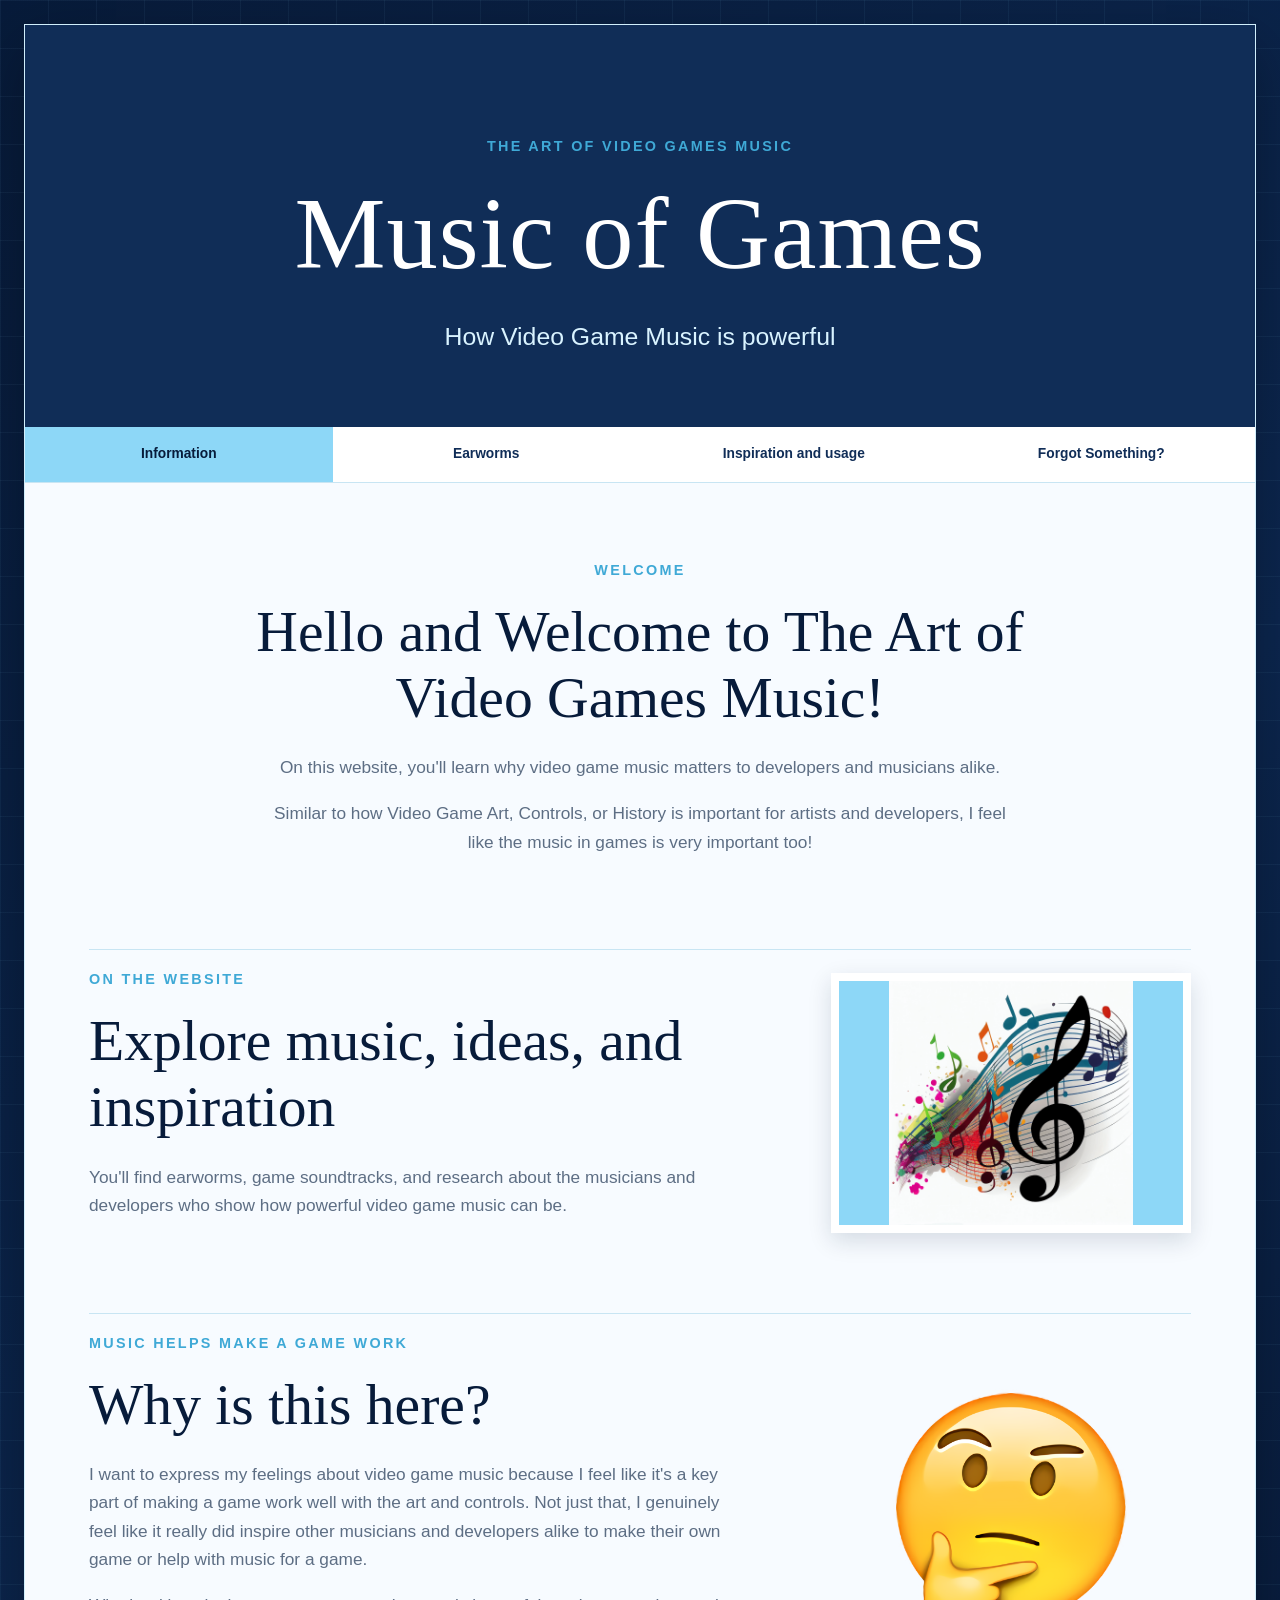
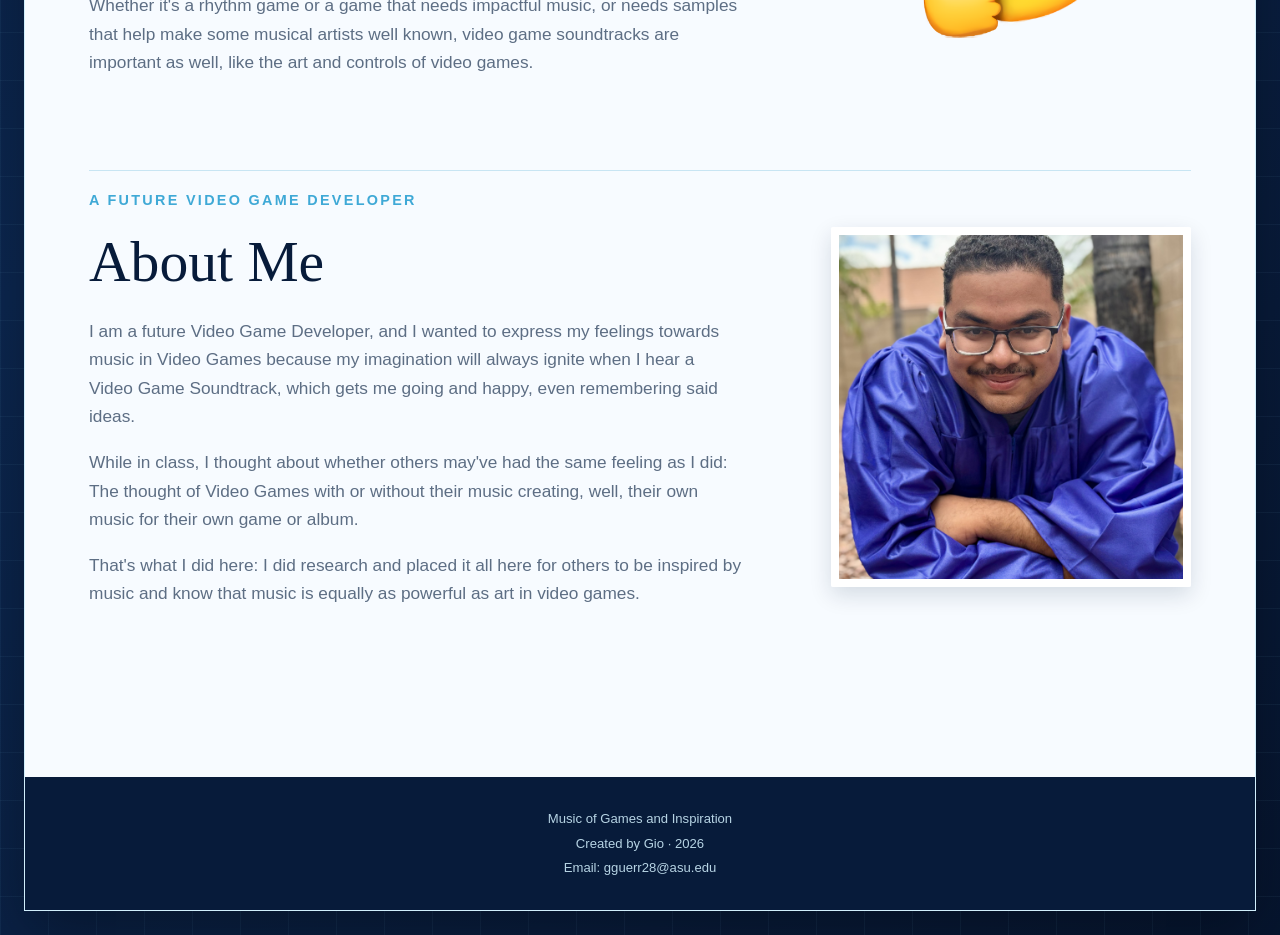
<file: index.html>
<!DOCTYPE html>
<html lang="en">
<head>
	<meta charset="UTF-8">
	<meta name="viewport" content="width=device-width, initial-scale=1.0">
	<title>Music of Games | How Video Game Music Inspires Others</title>
	<link rel="stylesheet" href="music.css">
</head>
<body>
	<div id="wrapper">
		<header>
			<p class="eyebrow">The Art of Video Games Music</p>
			<h1>Music of Games</h1>
			<p class="intro">How Video Game Music is powerful</p>
		</header>
		<nav>
			<ul>
				<li><a class="active" href="index.html">Information</a></li>
				<li><a href="earworm.html">Earworms</a></li>
				<li><a href="inspiration.html">Inspiration and usage</a></li>
				<li><a href="info.html">Forgot Something?</a></li>
			</ul>
		</nav>
		<main>
			<section class="about-section welcome-section">
				<div class="section-copy">
					<p class="section-label">Welcome</p>
					<h2>Hello and Welcome to The Art of Video Games Music!</h2>
					<p>On this website, you'll learn why video game music matters to developers and musicians alike.</p>
					<p>Similar to how Video Game Art, Controls, or History is important for artists and developers, I feel like the music in games is very important too!</p>
				</div>
			</section>
			<section class="about-section media-section">
				<div class="section-copy">
					<p class="section-label">On the website</p>
					<h2>Explore music, ideas, and inspiration</h2>
					<p>You'll find earworms, game soundtracks, and research about the musicians and developers who show how powerful video game music can be.</p>
				</div>
				<img class="section-image notes-image" src="Notes.png" alt="Music notes">
			</section>
			<section class="about-section media-section purpose-section">
				<div class="section-copy">
					<p class="section-label">Music helps make a game work</p>
					<h2>Why is this here?</h2>
					<p>I want to express my feelings about video game music because I feel like it's a key part of making a game work well with the art and controls. Not just that, I genuinely feel like it really did inspire other musicians and developers alike to make their own game or help with music for a game.</p>
					<p>Whether it's a rhythm game or a game that needs impactful music, or needs samples that help make some musical artists well known, video game soundtracks are important as well, like the art and controls of video games.</p>
				</div>
				<img class="section-image confused-image" src="Confused.png" alt="Confused face thinking about the role of music in games">
			</section>
			<section class="about-section media-section about-me-section">
				<div class="section-copy">
					<p class="section-label">A future video game developer</p>
					<h2>About Me</h2>
					<p>I am a future Video Game Developer, and I wanted to express my feelings towards music in Video Games because my imagination will always ignite when I hear a Video Game Soundtrack, which gets me going and happy, even remembering said ideas.</p>
					<p>While in class, I thought about whether others may've had the same feeling as I did: The thought of Video Games with or without their music creating, well, their own music for their own game or album.</p>
					<p>That's what I did here: I did research and placed it all here for others to be inspired by music and know that music is equally as powerful as art in video games.</p>
				</div>
				<img class="section-image gio-image" src="Gio.jpg" alt="Portrait of Me">
			</section>
		</main>
		<footer>
			<p>Music of Games and Inspiration</p>
			<p>Created by Gio &middot; 2026</p>
            <p>Email: gguerr28@asu.edu</p>
		</footer>
	</div>
</body>
</html>
</file>
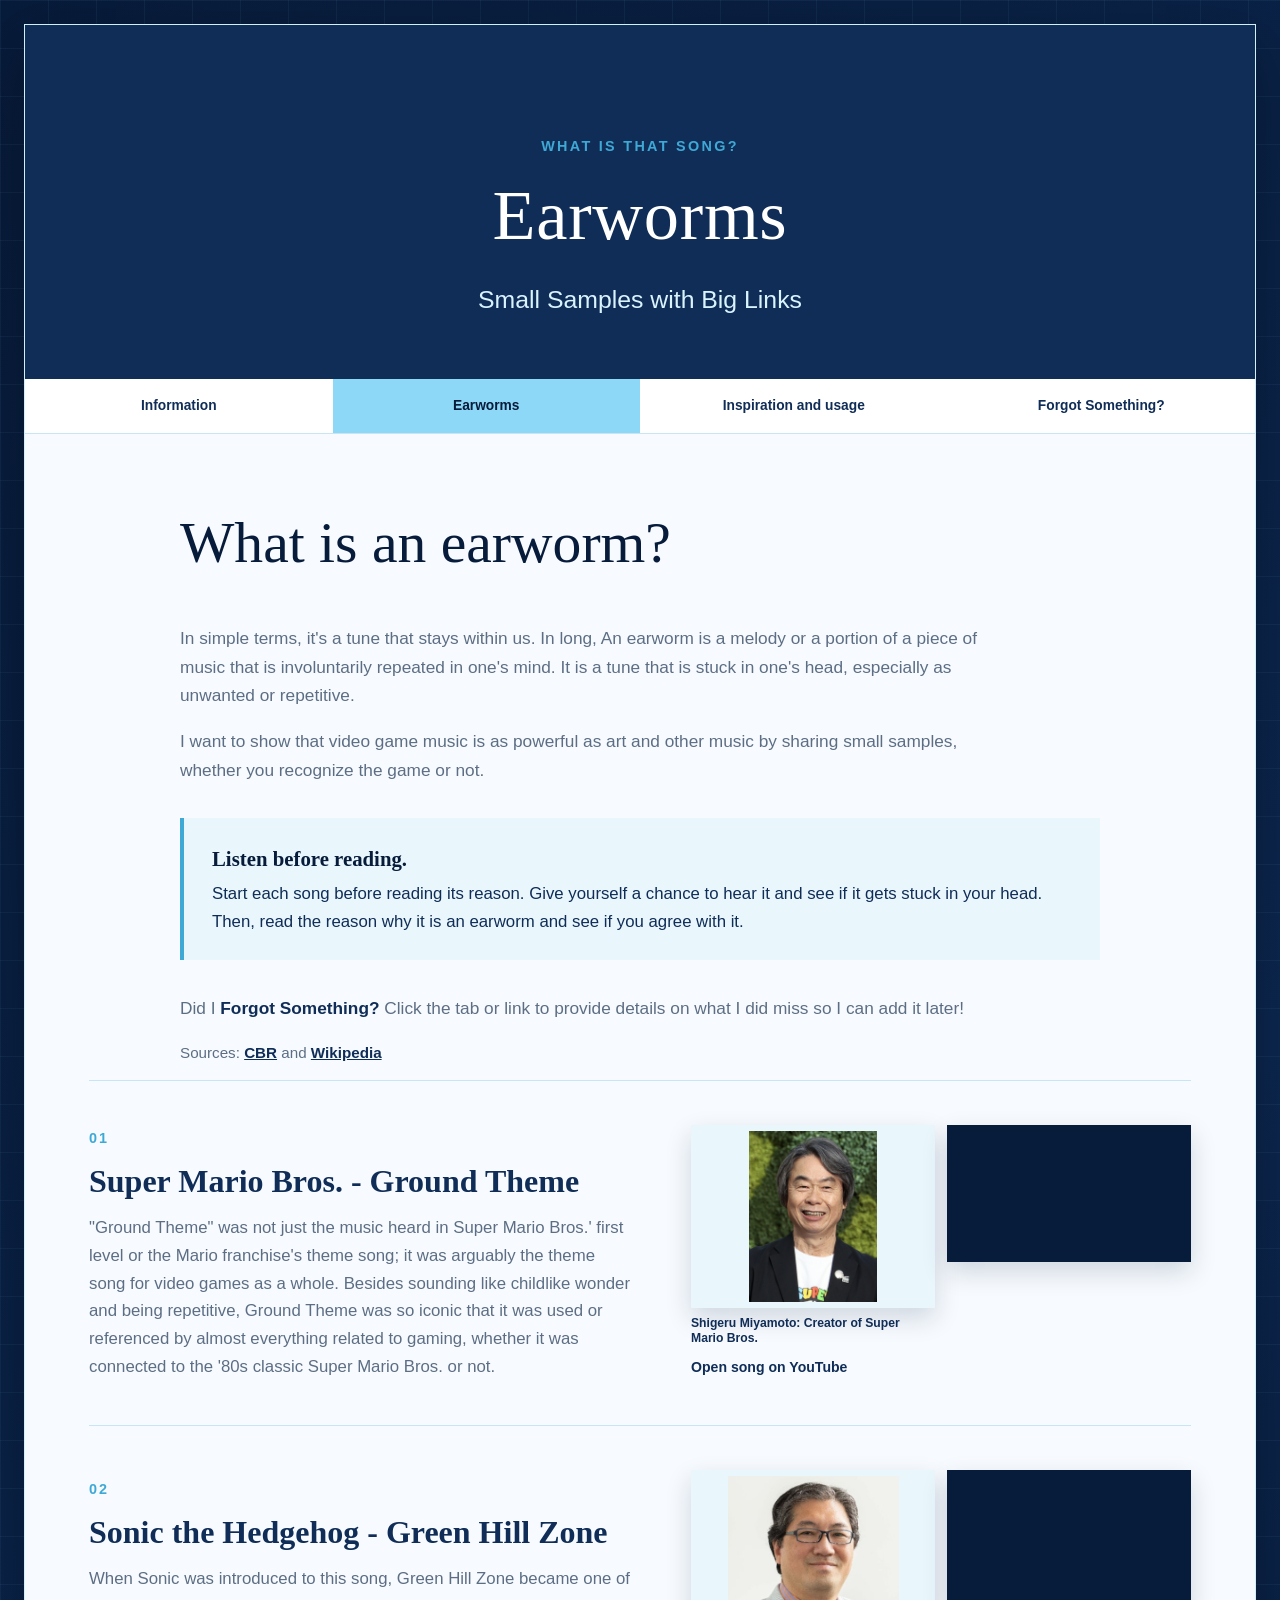
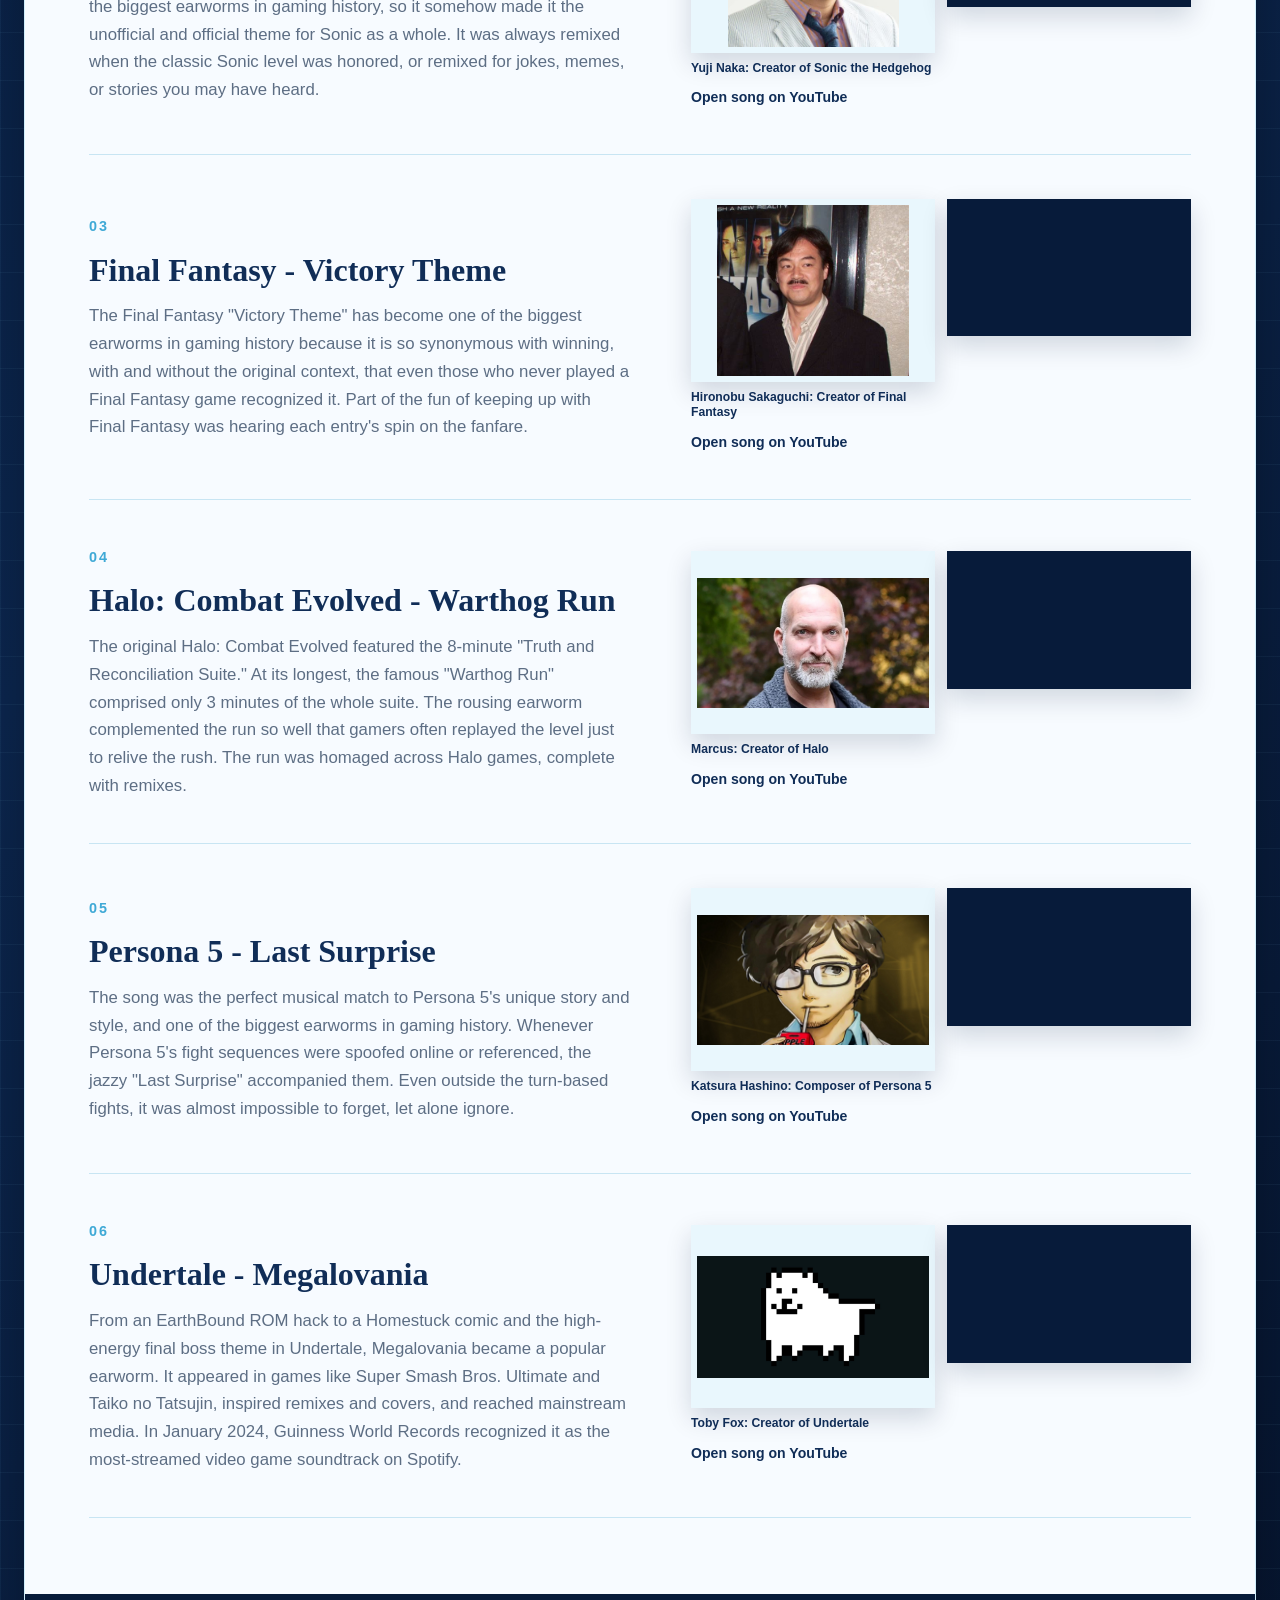
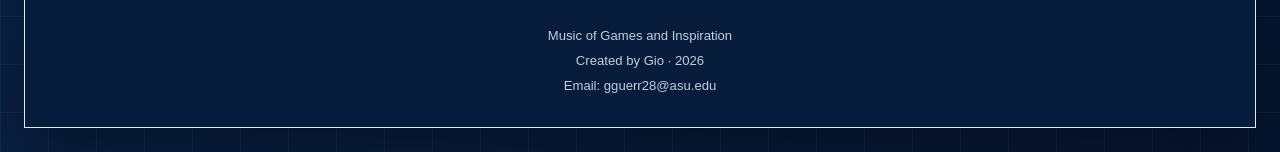
<file: earworm.html>
<!DOCTYPE html>
<html lang="en">
	<head>
		<meta charset="UTF-8">
		<meta name="viewport" content="width=device-width, initial-scale=1.0">
		<title>Earworms | Music of Games</title>
		<link rel="stylesheet" href="music.css">
	</head>
	<body>
		<div id="wrapper">
			<header class="page-header">
				<p class="eyebrow">What is that song?</p>
				<h1>Earworms</h1>
				<p class="intro">Small Samples with Big Links</p>
			</header>
			<nav>
				<ul>
					<li><a href="index.html">Information</a></li>
					<li><a class="active" href="earworm.html">Earworms</a></li>
					<li><a href="inspiration.html">Inspiration and usage</a></li>
					<li><a href="info.html">Forgot Something?</a></li>
				</ul>
			</nav>
			<main>
				<section class="content-section earworm-intro">
					<h2>What is an earworm?</h2>
					<p>In simple terms, it's a tune that stays within us. In long, An earworm is a melody or a portion of a piece of music that is involuntarily repeated in one's mind. It is a tune that is stuck in one's head, especially as unwanted or repetitive.</p>
					<p>I want to show that video game music is as powerful as art and other music by sharing small samples, whether you recognize the game or not.</p>
					<div class="listen-callout">
						<strong>Listen before reading.</strong> Start each song before reading its reason. Give yourself a chance to hear it and see if it gets stuck in your head. Then, read the reason why it is an earworm and see if you agree with it.
					</div>
					<p>Did I <a class="text-link" href="info.html">Forgot Something?</a> Click the tab or link to provide details on what I did miss so I can add it later!</p>
					<p class="source-note">Sources: <a href="https://www.cbr.com/">CBR</a> and <a href="https://www.wikipedia.org/">Wikipedia</a></p>
				</section>
				<section class="song-list" aria-label="Earworm songs">
					<article class="song-card">
						<div class="song-details"><span class="song-number">01</span><h3>Super Mario Bros. - Ground Theme</h3><p>"Ground Theme" was not just the music heard in Super Mario Bros.' first level or the Mario franchise's theme song; it was arguably the theme song for video games as a whole. Besides sounding like childlike wonder and being repetitive, Ground Theme was so iconic that it was used or referenced by almost everything related to gaming, whether it was connected to the '80s classic Super Mario Bros. or not.</p></div>
						<div class="video-wrap"><div class="media-pair"><figure><img src="miyamoto.jpg" alt="Shigeru Miyamoto, creator associated with Super Mario Bros."><figcaption>Shigeru Miyamoto: Creator of Super Mario Bros.</figcaption></figure><iframe src="https://www.youtube.com/embed/iy3qq7zc4EY" title="Super Mario Bros. Ground Theme" allow="accelerometer; autoplay; clipboard-write; encrypted-media; gyroscope; picture-in-picture; web-share" allowfullscreen></iframe></div><a class="video-link" href="https://youtu.be/iy3qq7zc4EY?si=4FfC7EBgXEJDsmyk">Open song on YouTube</a></div>
					</article>
					<article class="song-card">
						<div class="song-details"><span class="song-number">02</span><h3>Sonic the Hedgehog - Green Hill Zone</h3><p>When Sonic was introduced to this song, Green Hill Zone became one of the biggest earworms in gaming history, so it somehow made it the unofficial and official theme for Sonic as a whole. It was always remixed when the classic Sonic level was honored, or remixed for jokes, memes, or stories you may have heard.</p></div>
						<div class="video-wrap"><div class="media-pair"><figure><img src="yujinaka.jpg" alt="Yuji Naka, creator associated with Sonic the Hedgehog."><figcaption>Yuji Naka: Creator of Sonic the Hedgehog</figcaption></figure><iframe src="https://www.youtube.com/embed/G-i8HYi1QH0" title="Sonic the Hedgehog Green Hill Zone" allow="accelerometer; autoplay; clipboard-write; encrypted-media; gyroscope; picture-in-picture; web-share" allowfullscreen></iframe></div><a class="video-link" href="https://youtu.be/G-i8HYi1QH0?si=lpB5IMaecd4sJ-9J">Open song on YouTube</a></div>
					</article>
					<article class="song-card">
						<div class="song-details"><span class="song-number">03</span><h3>Final Fantasy - Victory Theme</h3><p>The Final Fantasy "Victory Theme" has become one of the biggest earworms in gaming history because it is so synonymous with winning, with and without the original context, that even those who never played a Final Fantasy game recognized it. Part of the fun of keeping up with Final Fantasy was hearing each entry's spin on the fanfare.</p></div>
						<div class="video-wrap"><div class="media-pair"><figure><img src="FinalFantasy.jpg" alt="Final Fantasy creator image."><figcaption>Hironobu Sakaguchi: Creator of Final Fantasy</figcaption></figure><iframe src="https://www.youtube.com/embed/PZ_7ipJ6Cx8" title="Final Fantasy Victory Theme" allow="accelerometer; autoplay; clipboard-write; encrypted-media; gyroscope; picture-in-picture; web-share" allowfullscreen></iframe></div><a class="video-link" href="https://youtu.be/PZ_7ipJ6Cx8?si=GFrUkrX6ux_tVXia">Open song on YouTube</a></div>
					</article>
					<article class="song-card">
						<div class="song-details"><span class="song-number">04</span><h3>Halo: Combat Evolved - Warthog Run</h3><p>The original Halo: Combat Evolved featured the 8-minute "Truth and Reconciliation Suite." At its longest, the famous "Warthog Run" comprised only 3 minutes of the whole suite. The rousing earworm complemented the run so well that gamers often replayed the level just to relive the rush. The run was homaged across Halo games, complete with remixes.</p></div>
						<div class="video-wrap"><div class="media-pair"><figure><img src="Marcus.jpg" alt="Marcus, associated with the supplied Halo track image."><figcaption>Marcus: Creator of Halo</figcaption></figure><iframe src="https://www.youtube.com/embed/xSHYFQ_LUIk" title="Halo Warthog Run music" allow="accelerometer; autoplay; clipboard-write; encrypted-media; gyroscope; picture-in-picture; web-share" allowfullscreen></iframe></div><a class="video-link" href="https://youtu.be/xSHYFQ_LUIk?si=zUtg69gNFuqHz2vd">Open song on YouTube</a></div>
					</article>
					<article class="song-card">
						<div class="song-details"><span class="song-number">05</span><h3>Persona 5 - Last Surprise</h3><p>The song was the perfect musical match to Persona 5's unique story and style, and one of the biggest earworms in gaming history. Whenever Persona 5's fight sequences were spoofed online or referenced, the jazzy "Last Surprise" accompanied them. Even outside the turn-based fights, it was almost impossible to forget, let alone ignore.</p></div>
						<div class="video-wrap"><div class="media-pair"><figure><img src="maruki.jpg" alt="Persona 5 associated character image."><figcaption>Katsura Hashino: Composer of Persona 5</figcaption></figure><iframe src="https://www.youtube.com/embed/ZNGqBDRJgvo" title="Persona 5 Last Surprise" allow="accelerometer; autoplay; clipboard-write; encrypted-media; gyroscope; picture-in-picture; web-share" allowfullscreen></iframe></div><a class="video-link" href="https://youtu.be/ZNGqBDRJgvo?si=QfB1Bu73JTTLJmly">Open song on YouTube</a></div>
					</article>
					<article class="song-card">
						<div class="song-details"><span class="song-number">06</span><h3>Undertale - Megalovania</h3><p>From an EarthBound ROM hack to a Homestuck comic and the high-energy final boss theme in Undertale, Megalovania became a popular earworm. It appeared in games like Super Smash Bros. Ultimate and Taiko no Tatsujin, inspired remixes and covers, and reached mainstream media. In January 2024, Guinness World Records recognized it as the most-streamed video game soundtrack on Spotify.</p></div>
						<div class="video-wrap"><div class="media-pair"><figure><img src="TobyFox.jpg" alt="Toby Fox, creator of Undertale."><figcaption>Toby Fox: Creator of Undertale</figcaption></figure><iframe src="https://www.youtube.com/embed/0FCvzsVlXpQ" title="Undertale Megalovania" allow="accelerometer; autoplay; clipboard-write; encrypted-media; gyroscope; picture-in-picture; web-share" allowfullscreen></iframe></div><a class="video-link" href="https://youtu.be/0FCvzsVlXpQ?si=5oWDCLn0LbJHY-AU">Open song on YouTube</a></div>
					</article>
				</section>
			</main>
			<footer><p>Music of Games and Inspiration</p><p>Created by Gio &middot; 2026</p><p>Email: gguerr28@asu.edu</p></footer>
		</div>
	</body>
</html>
</file>
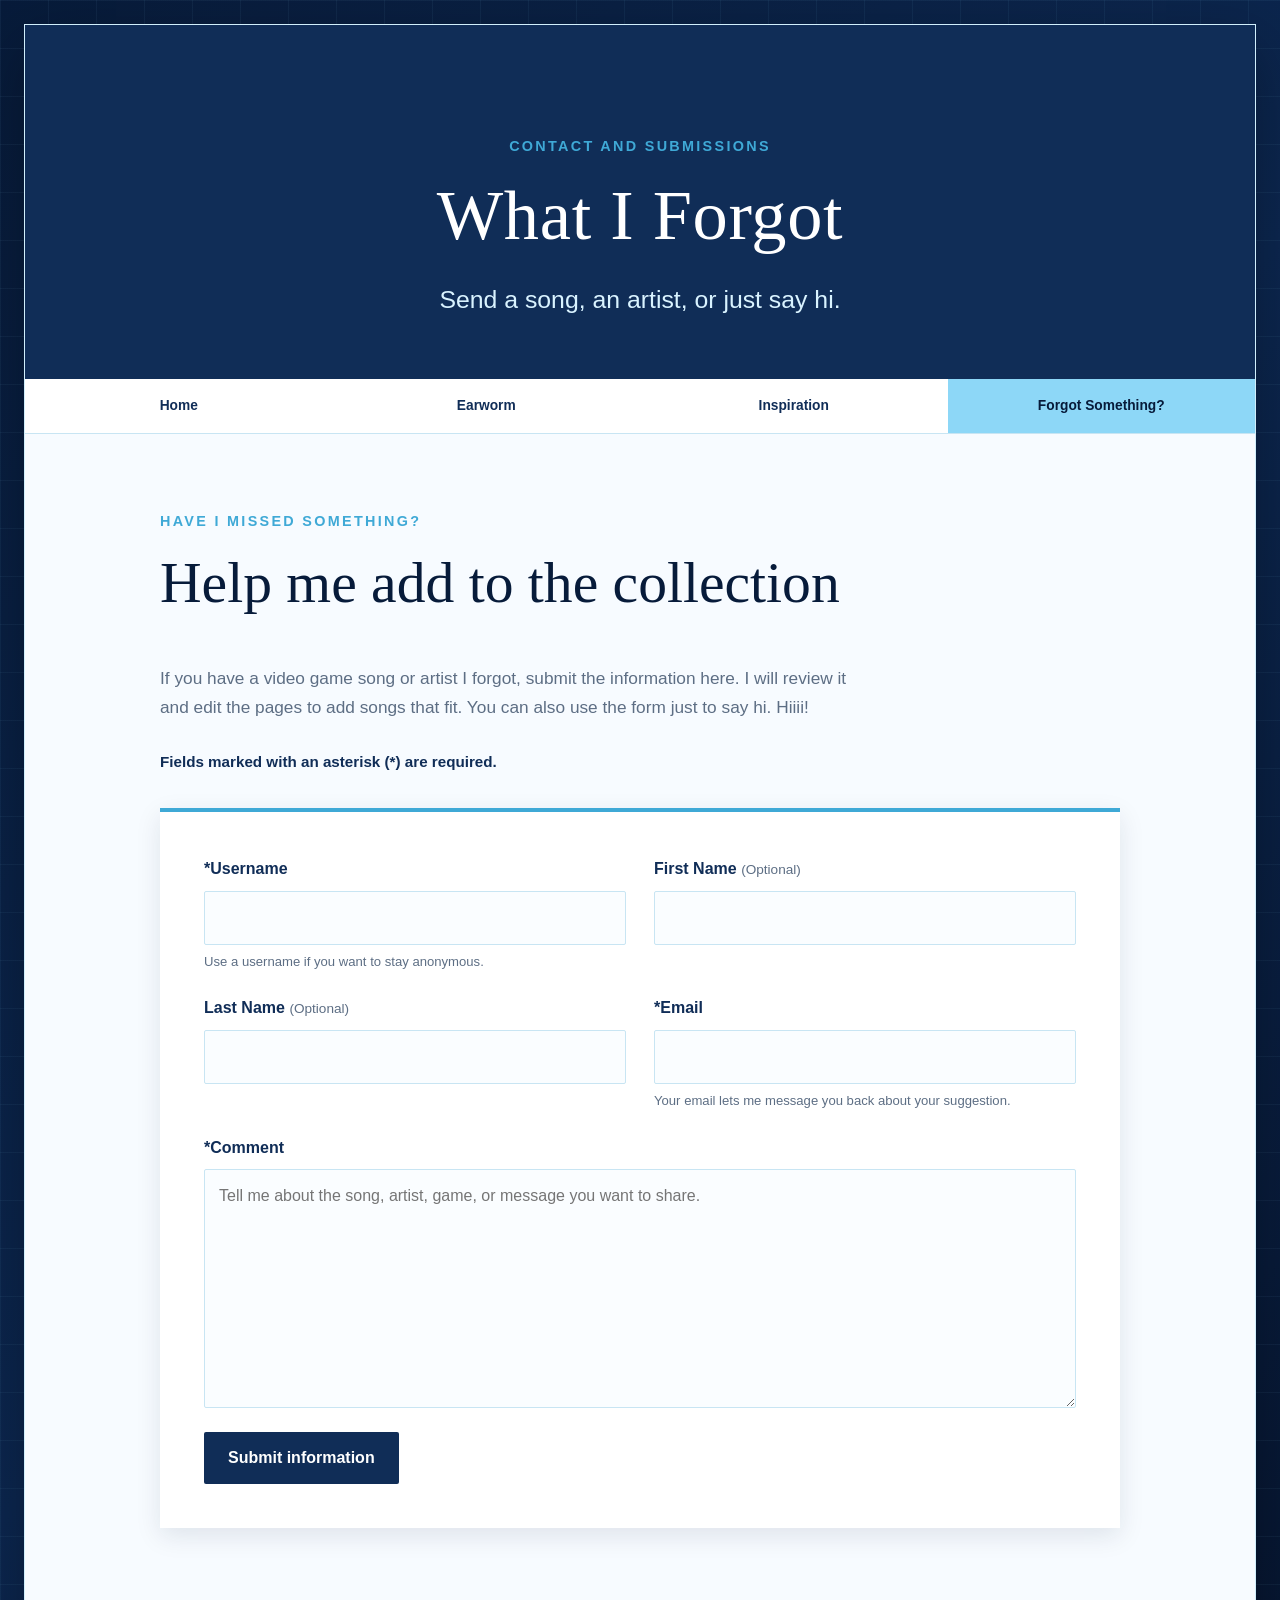
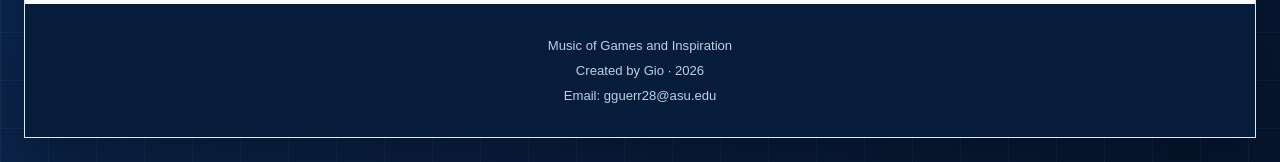
<file: info.html>
<!DOCTYPE html>
<html lang="en">
	<head>
		<meta charset="UTF-8">
		<meta name="viewport" content="width=device-width, initial-scale=1.0">
		<meta name="description" content="Submit forgotten video game songs, artists, or a message for the Music of Games project.">
		<title>What I Forgot | Music of Games</title>
		<link rel="stylesheet" href="music.css">
	</head>
	<body>
		<div id="wrapper">
			<header class="page-header">
				<p class="eyebrow">Contact and submissions</p>
				<h1>What I Forgot</h1>
				<p class="intro">Send a song, an artist, or just say hi.</p>
			</header>
			<nav>
				<ul>
					<li><a href="index.html">Home</a></li>
					<li><a href="earworm.html">Earworm</a></li>
					<li><a href="inspiration.html">Inspiration</a></li>
					<li><a class="active" href="info.html">Forgot Something?</a></li>
				</ul>
			</nav>
			<main>
				<section class="content-section info-content">
					<p class="section-label">Have I missed something?</p>
					<h2>Help me add to the collection</h2>
					<p>If you have a video game song or artist I forgot, submit the information here. I will review it and edit the pages to add songs that fit. You can also use the form just to say hi. Hiiii!</p>
					<p class="required-note">Fields marked with an asterisk (*) are required.</p>
					<form class="submission-form" method="post" action="#">
						<div class="form-field">
							<label for="username">*Username</label>
							<input type="text" id="username" name="username" autocomplete="username" required>
							<small>Use a username if you want to stay anonymous.</small>
						</div>
						<div class="form-field">
							<label for="first-name">First Name <span>(Optional)</span></label>
							<input type="text" id="first-name" name="first-name" autocomplete="given-name">
						</div>
						<div class="form-field">
							<label for="last-name">Last Name <span>(Optional)</span></label>
							<input type="text" id="last-name" name="last-name" autocomplete="family-name">
						</div>
						<div class="form-field">
							<label for="email">*Email</label>
							<input type="email" id="email" name="email" autocomplete="email" required>
							<small>Your email lets me message you back about your suggestion.</small>
						</div>
						<div class="form-field form-field-wide">
							<label for="comment">*Comment</label>
							<textarea id="comment" name="comment" rows="8" required placeholder="Tell me about the song, artist, game, or message you want to share."></textarea>
						</div>
						<button type="submit">Submit information</button>
					</form>
				</section>
			</main>
			<footer>
				<p>Music of Games and Inspiration</p>
				<p>Created by Gio &middot; 2026</p>
				<p>Email: gguerr28@asu.edu</p>
			</footer>
		</div>
	</body>
</html>
</file>
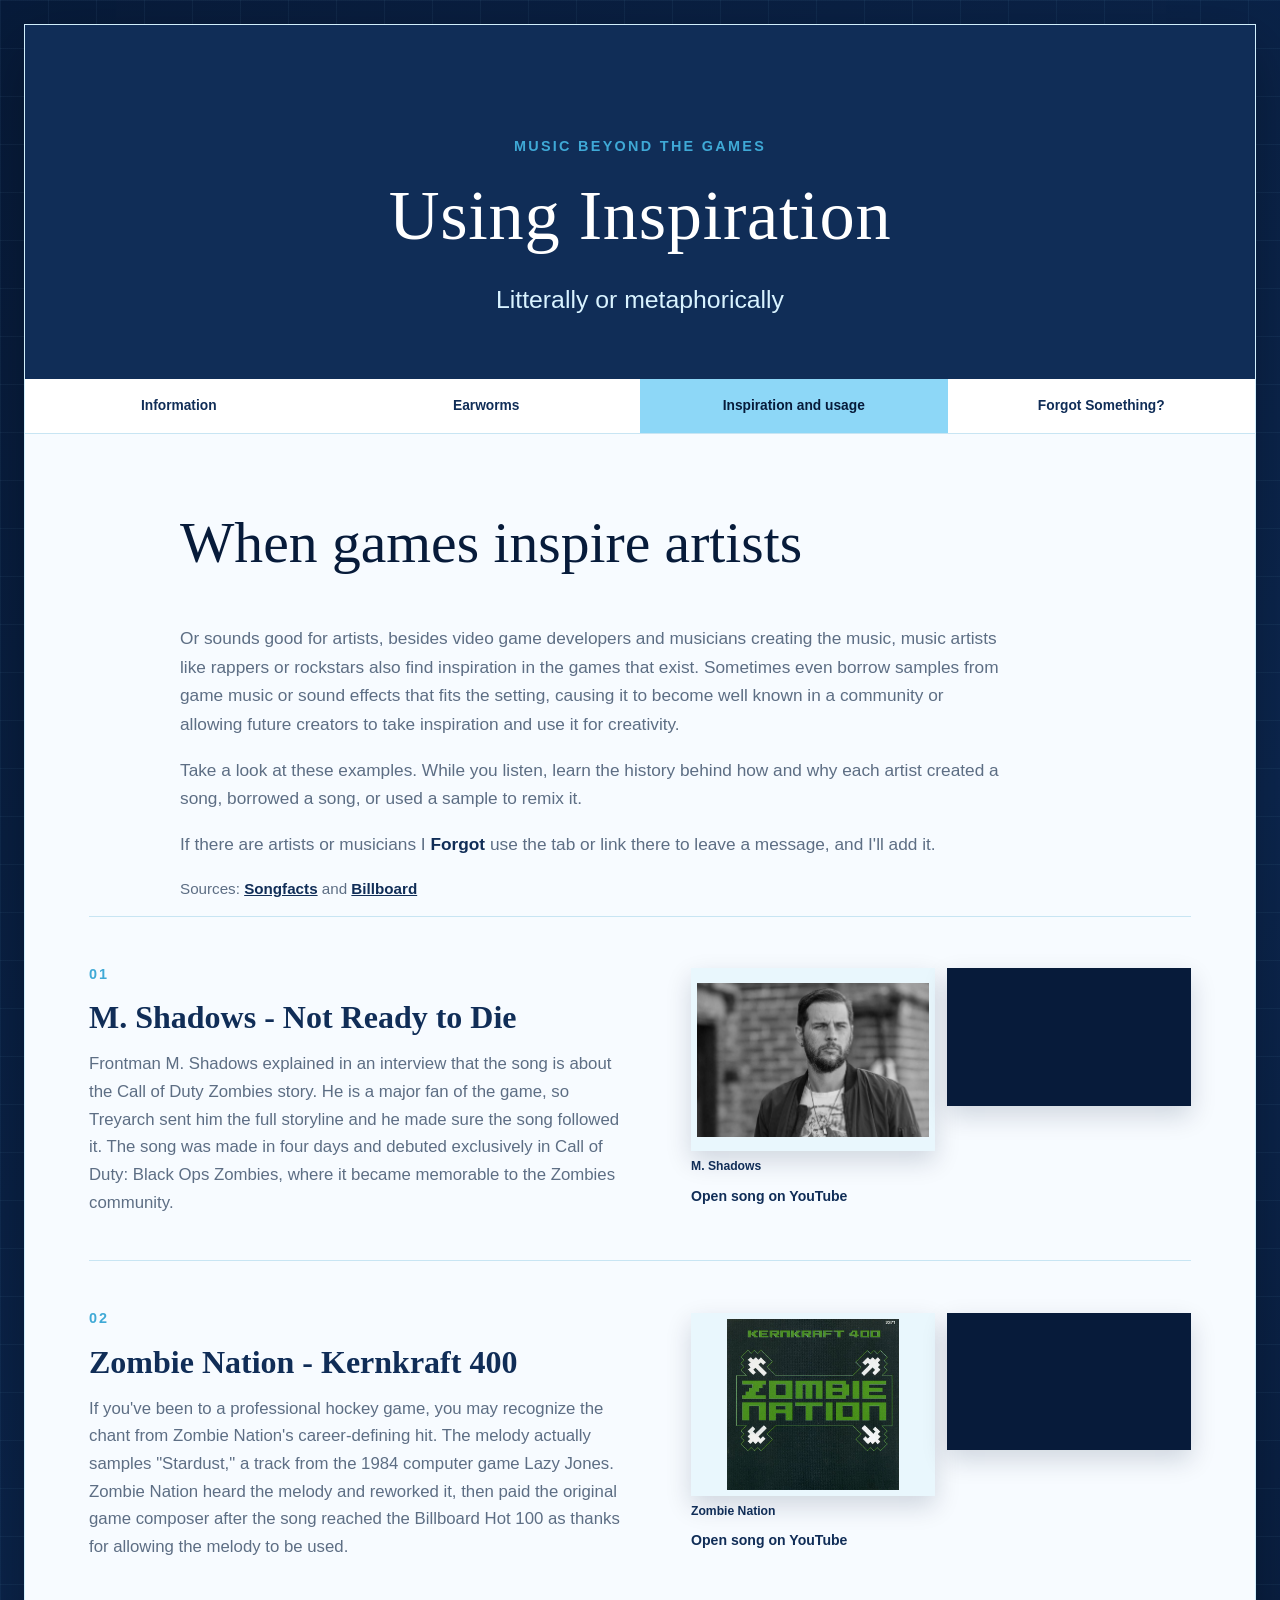
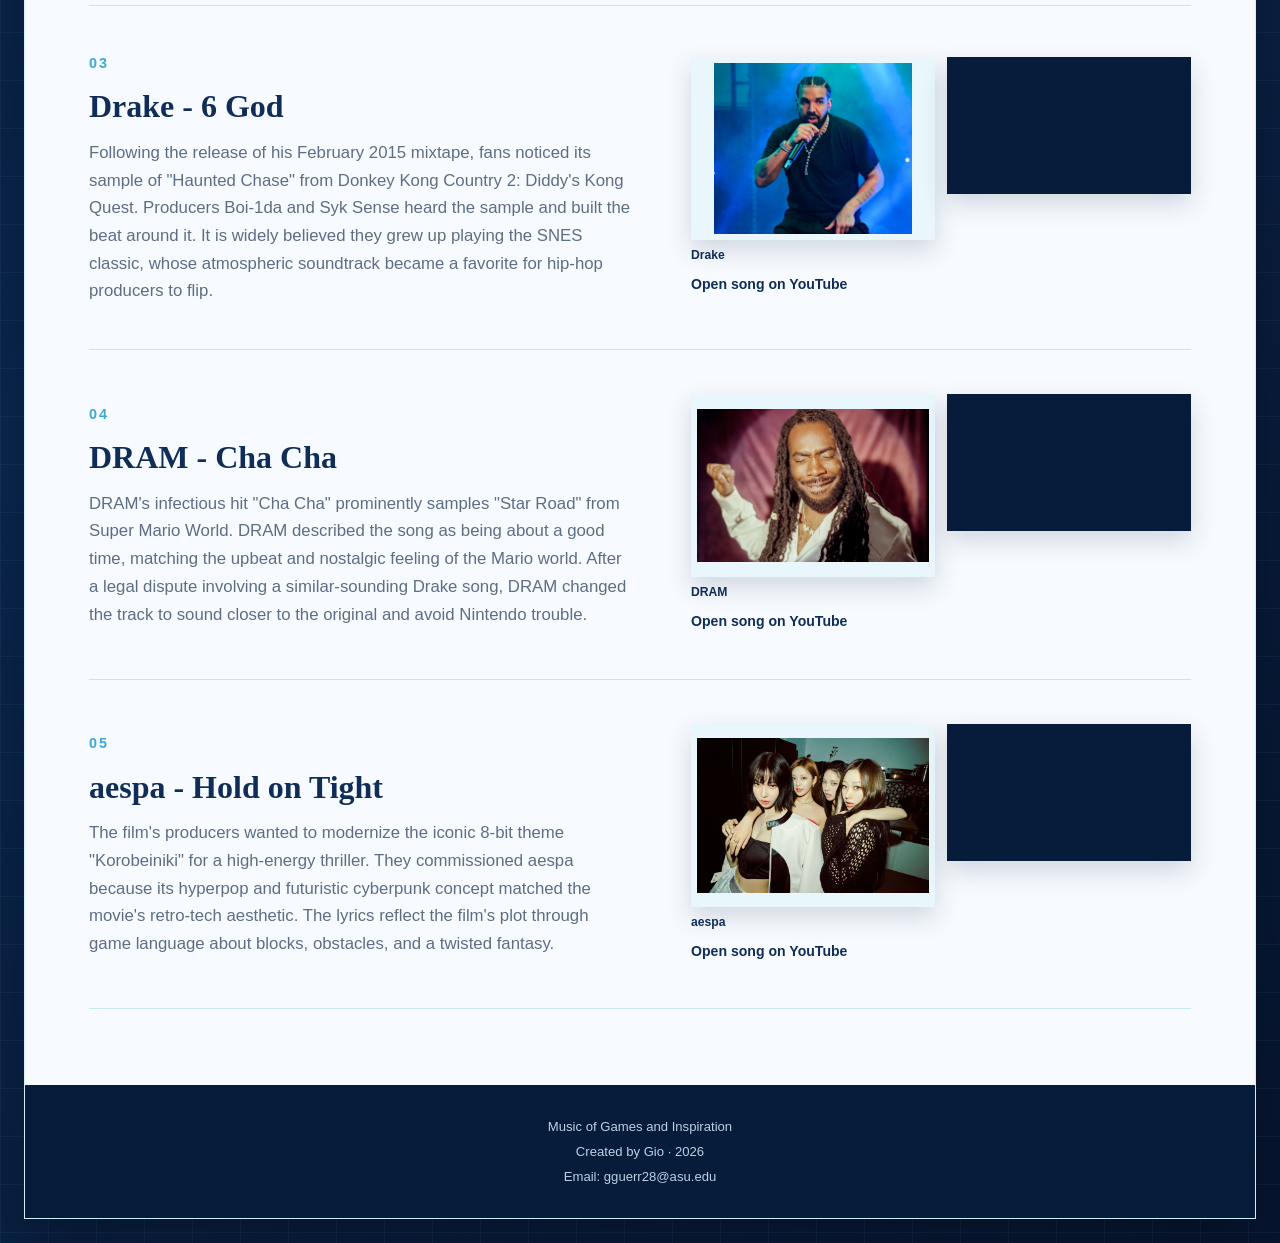
<file: inspiration.html>
<!DOCTYPE html>
<html lang="en">
	<head>
		<meta charset="UTF-8">
		<meta name="viewport" content="width=device-width, initial-scale=1.0">
		<title>Inspiration from Artists | Music of Games</title>
		<link rel="stylesheet" href="music.css">
	</head>
	<body>
		<div id="wrapper">
			<header class="page-header">
				<p class="eyebrow">Music beyond the games</p>
				<h1>Using Inspiration</h1>
				<p class="intro">Litterally or metaphorically</p>
			</header>
			<nav>
				<ul>
					<li><a href="index.html">Information</a></li>
					<li><a href="earworm.html">Earworms</a></li>
					<li><a class="active" href="inspiration.html">Inspiration and usage</a></li>
					<li><a href="info.html">Forgot Something?</a></li>
				</ul>
			</nav>
			<main>
				<section class="content-section earworm-intro">
					<h2>When games inspire artists</h2>
					<p>Or sounds good for artists, besides video game developers and musicians creating the music, music artists like rappers or rockstars also find inspiration in the games that exist. Sometimes even borrow samples from game music or sound effects that fits the setting, causing it to become well known in a community or allowing future creators to take inspiration and use it for creativity.</p>
					<p>Take a look at these examples. While you listen, learn the history behind how and why each artist created a song, borrowed a song, or used a sample to remix it.</p>
					<p>If there are artists or musicians I <a class="text-link" href="info.html">Forgot</a> use the tab or link there to leave a message, and I'll add it.</p>
					<p class="source-note">Sources: <a href="https://www.songfacts.com/">Songfacts</a> and <a href="https://www.billboard.com/">Billboard</a></p>
				</section>
				<section class="song-list" aria-label="Artists inspired by video game music">
					<article class="song-card">
						<div class="song-details"><span class="song-number">01</span><h3>M. Shadows - Not Ready to Die</h3><p>Frontman M. Shadows explained in an interview that the song is about the Call of Duty Zombies story. He is a major fan of the game, so Treyarch sent him the full storyline and he made sure the song followed it. The song was made in four days and debuted exclusively in Call of Duty: Black Ops Zombies, where it became memorable to the Zombies community.</p></div>
						<div class="video-wrap"><div class="media-pair"><figure><img src="MShadows.jpg" alt="M. Shadows"><figcaption>M. Shadows</figcaption></figure><iframe src="https://www.youtube.com/embed/4Gj6V59abDA" title="M. Shadows Not Ready to Die" allow="accelerometer; autoplay; clipboard-write; encrypted-media; gyroscope; picture-in-picture; web-share" allowfullscreen></iframe></div><a class="video-link" href="https://youtu.be/4Gj6V59abDA?si=80w6XeHtR-8hUqOx">Open song on YouTube</a></div>
					</article>
					<article class="song-card">
						<div class="song-details"><span class="song-number">02</span><h3>Zombie Nation - Kernkraft 400</h3><p>If you've been to a professional hockey game, you may recognize the chant from Zombie Nation's career-defining hit. The melody actually samples "Stardust," a track from the 1984 computer game Lazy Jones. Zombie Nation heard the melody and reworked it, then paid the original game composer after the song reached the Billboard Hot 100 as thanks for allowing the melody to be used.</p></div>
						<div class="video-wrap"><div class="media-pair"><figure><img src="ZombieNation.jpg" alt="Zombie Nation"><figcaption>Zombie Nation</figcaption></figure><iframe src="https://www.youtube.com/embed/L8tb7ffIsyg" title="Zombie Nation Kernkraft 400" allow="accelerometer; autoplay; clipboard-write; encrypted-media; gyroscope; picture-in-picture; web-share" allowfullscreen></iframe></div><a class="video-link" href="https://youtu.be/L8tb7ffIsyg?si=9vLTLdmbroPKUfqK">Open song on YouTube</a></div>
					</article>
					<article class="song-card">
						<div class="song-details"><span class="song-number">03</span><h3>Drake - 6 God</h3><p>Following the release of his February 2015 mixtape, fans noticed its sample of "Haunted Chase" from Donkey Kong Country 2: Diddy's Kong Quest. Producers Boi-1da and Syk Sense heard the sample and built the beat around it. It is widely believed they grew up playing the SNES classic, whose atmospheric soundtrack became a favorite for hip-hop producers to flip.</p></div>
						<div class="video-wrap"><div class="media-pair"><figure><img src="Drake.jpg" alt="Drake"><figcaption>Drake</figcaption></figure><iframe src="https://www.youtube.com/embed/9NMa32Sf_L4" title="Drake 6PM in New York" allow="accelerometer; autoplay; clipboard-write; encrypted-media; gyroscope; picture-in-picture; web-share" allowfullscreen></iframe></div><a class="video-link" href="https://youtu.be/9NMa32Sf_L4?si=9ESaWQ31U2NF2cmW">Open song on YouTube</a></div>
					</article>
					<article class="song-card">
						<div class="song-details"><span class="song-number">04</span><h3>DRAM - Cha Cha</h3><p>DRAM's infectious hit "Cha Cha" prominently samples "Star Road" from Super Mario World. DRAM described the song as being about a good time, matching the upbeat and nostalgic feeling of the Mario world. After a legal dispute involving a similar-sounding Drake song, DRAM changed the track to sound closer to the original and avoid Nintendo trouble.</p></div>
						<div class="video-wrap"><div class="media-pair"><figure><img src="DRAM.jpg" alt="DRAM"><figcaption>DRAM</figcaption></figure><iframe src="https://www.youtube.com/embed/jzMhcP7ab3k" title="DRAM Cha Cha" allow="accelerometer; autoplay; clipboard-write; encrypted-media; gyroscope; picture-in-picture; web-share" allowfullscreen></iframe></div><a class="video-link" href="https://youtu.be/jzMhcP7ab3k?si=E5D98jUV2DLb51Fn">Open song on YouTube</a></div>
					</article>
					<article class="song-card">
						<div class="song-details"><span class="song-number">05</span><h3>aespa - Hold on Tight</h3><p>The film's producers wanted to modernize the iconic 8-bit theme "Korobeiniki" for a high-energy thriller. They commissioned aespa because its hyperpop and futuristic cyberpunk concept matched the movie's retro-tech aesthetic. The lyrics reflect the film's plot through game language about blocks, obstacles, and a twisted fantasy.</p></div>
						<div class="video-wrap"><div class="media-pair"><figure><img src="aespa.jpg" alt="aespa"><figcaption>aespa</figcaption></figure><iframe src="https://www.youtube.com/embed/1XZRhrt1Tkg" title="aespa Tetris" allow="accelerometer; autoplay; clipboard-write; encrypted-media; gyroscope; picture-in-picture; web-share" allowfullscreen></iframe></div><a class="video-link" href="https://youtu.be/1XZRhrt1Tkg?si=JblEpO5g8Jspw8B_">Open song on YouTube</a></div>
					</article>
				</section>
			</main>
			<footer><p>Music of Games and Inspiration</p><p>Created by Gio &middot; 2026</p><p>Email: gguerr28@asu.edu</p></footer>
		</div>
	</body>
</html>
</file>
<file: music.css>
:root
{
  --navy: #071b3a;
  --navy-light: #102d57;
  --blue: #8dd7f7;
  --blue-strong: #3fa9d6;
  --ink: #13233b;
  --muted: #5d6e84;
  --paper: #f7fbff;
  --line: #c8e5f3;
  --white: #ffffff;
}

* { box-sizing: border-box; }
html { scroll-behavior: smooth; }
body { margin: 0; background: var(--navy); background-image: linear-gradient(rgba(141, 215, 247, .06) 1px, transparent 1px), linear-gradient(90deg, rgba(141, 215, 247, .06) 1px, transparent 1px), linear-gradient(135deg, #071b3a 0%, #0c2750 50%, #06152f 100%); background-size: 48px 48px, 48px 48px, auto; color: var(--ink); font-family: "Trebuchet MS", Arial, sans-serif; line-height: 1.65; }
#wrapper { width: min(1400px, calc(100% - 48px)); margin: 24px auto; overflow: hidden; background: var(--paper); border: 1px solid rgba(141, 215, 247, .36); box-shadow: 0 22px 60px rgba(0, 0, 0, .32); }
header { padding: clamp(52px, 9vw, 110px) clamp(24px, 8vw, 96px) 70px; background: var(--navy-light); color: var(--white); text-align: center; }
.page-header { padding-bottom: 58px; }
.eyebrow, .section-label { margin: 0 0 16px; color: var(--blue-strong); font-size: .9rem; font-weight: bold; letter-spacing: .16em; text-transform: uppercase; }
h1, h2, h3 { margin-top: 0; line-height: 1.15; }
h1 { max-width: 900px; margin: 0 auto 24px; font-family: Georgia, "Times New Roman", serif; font-size: clamp(3rem, 8vw, 6.5rem); font-weight: normal; letter-spacing: .01em; }
.page-header h1 { font-size: clamp(2.4rem, 6vw, 4.4rem); }
.intro { max-width: 760px; margin: 0 auto; color: #d9f3ff; font-size: clamp(1.2rem, 2.2vw, 1.55rem); }
nav { background: var(--white); border-bottom: 1px solid var(--line); }
nav ul { display: flex; flex-wrap: wrap; gap: 0; margin: 0; padding: 0; list-style: none; }
nav li { flex: 1 1 170px; }
nav a { display: block; padding: 16px 18px; color: var(--navy-light); font-size: .86rem; font-weight: bold; text-align: center; text-decoration: none; transition: background-color .2s ease, color .2s ease; }
nav a:hover, nav a.active { background: var(--blue); color: var(--navy); }
.hero { min-height: 280px; background-position: center; background-size: cover; }
.hero-home { background: linear-gradient(90deg, rgba(7, 27, 58, .12), rgba(7, 27, 58, .55)), url("Notes.png") center / cover; }
main { padding: clamp(36px, 6vw, 76px) clamp(24px, 5vw, 72px); }
.intro-section, .content-section { max-width: 820px; margin: 0 auto; }
.intro-section { padding-bottom: 18px; }
.about-section { max-width: 1120px; margin: 0 auto; padding: 18px 0 76px; }
.about-section + .about-section { border-top: 1px solid var(--line); }
.welcome-section { padding-top: 0; }
.section-copy { max-width: 780px; }
.welcome-section { text-align: center; }
.welcome-section .section-copy { margin: 0 auto; }
.welcome-section p:not(.section-label) { margin-right: auto; margin-left: auto; }
.about-section h2 { margin-bottom: 22px; }
.about-section p:not(.section-label) { max-width: 760px; color: var(--muted); font-size: 1.08rem; }
.media-section { display: grid; grid-template-columns: minmax(0, 1fr) minmax(260px, 360px); align-items: center; gap: clamp(36px, 7vw, 100px); }
.section-image { display: block; width: 100%; height: 260px; object-fit: cover; border: 8px solid var(--white); box-shadow: 0 8px 22px rgba(7, 27, 58, .14); }
.notes-image { object-fit: contain; background: var(--blue); }
.gio-image { height: 360px; border-radius: 2px; }
.confused-image { height: 250px; object-fit: contain; border: 0; box-shadow: none; }
h2 { color: var(--navy); font-family: Georgia, "Times New Roman", serif; font-size: clamp(2.25rem, 4.5vw, 3.7rem); font-weight: normal; }
h3 { color: var(--navy-light); font-family: Georgia, "Times New Roman", serif; font-size: 1.35rem; }
.intro-section > p:not(.section-label), .content-section > p:not(.section-label) { max-width: 700px; color: var(--muted); font-size: 1.08rem; }
.card-grid { display: grid; grid-template-columns: repeat(3, 1fr); gap: 24px; max-width: 928px; margin: 72px auto 0; }
.feature-card { min-height: 300px; padding: 32px; background: var(--white); border-top: 4px solid var(--blue-strong); box-shadow: 0 5px 18px rgba(7, 27, 58, .08); }
.card-number, .track-list article > span, .principles span { color: var(--blue-strong); font-size: .8rem; font-weight: bold; letter-spacing: .12em; }
.feature-card h3 { margin: 18px 0 8px; }
.feature-card p { min-height: 84px; color: var(--muted); font-size: .95rem; }
.text-link { color: var(--navy-light); font-weight: bold; text-decoration: none; }
.text-link:hover { color: var(--blue-strong); }
.text-link span { padding-left: 6px; }
.split-list, .principles { display: grid; grid-template-columns: repeat(2, 1fr); gap: 24px; margin-top: 44px; }
.split-list > div, .principles > div { padding: 24px; border-left: 3px solid var(--blue); background: #edf8fd; }
.split-list h3, .principles h3 { margin-bottom: 8px; }
.split-list p, .principles p { margin: 0; color: var(--muted); }
.track-list { margin-top: 44px; border-top: 1px solid var(--line); }
.track-list article { display: grid; grid-template-columns: 50px 1fr; gap: 12px; padding: 22px 0; border-bottom: 1px solid var(--line); }
.track-list h3 { margin-bottom: 5px; }
.track-list p { margin: 0; color: var(--muted); }
.earworm-intro { max-width: 920px; }
.earworm-intro p:not(.section-label) { max-width: 820px; color: var(--muted); font-size: 1.08rem; }
.listen-callout { margin: 34px 0; padding: 24px 28px; border-left: 4px solid var(--blue-strong); background: #e9f7fd; color: var(--navy-light); font-size: 1.05rem; }
.listen-callout strong { display: block; margin-bottom: 4px; color: var(--navy); font-family: Georgia, "Times New Roman", serif; font-size: 1.3rem; }
.source-note { font-size: .95rem !important; }
.earworm-intro a, .video-link { color: var(--navy-light); font-weight: bold; }
.info-content { max-width: 960px; }
.required-note { margin: 28px 0 0; color: var(--navy-light) !important; font-size: .95rem !important; font-weight: bold; }
.submission-form { display: grid; grid-template-columns: repeat(2, minmax(0, 1fr)); gap: 24px 28px; margin-top: 34px; padding: clamp(24px, 5vw, 44px); background: var(--white); border-top: 4px solid var(--blue-strong); box-shadow: 0 8px 24px rgba(7, 27, 58, .1); }
.form-field { display: flex; flex-direction: column; gap: 8px; }
.form-field-wide { grid-column: 1 / -1; }
.form-field label { color: var(--navy-light); font-weight: bold; }
.form-field label span { color: var(--muted); font-size: .85rem; font-weight: normal; }
.form-field input, .form-field textarea { width: 100%; padding: 13px 14px; border: 1px solid var(--line); border-radius: 2px; background: #fafdff; color: var(--ink); font: inherit; }
.form-field textarea { min-height: 170px; resize: vertical; }
.form-field input:focus, .form-field textarea:focus { outline: 3px solid rgba(63, 169, 214, .28); border-color: var(--blue-strong); }
.form-field small { color: var(--muted); font-size: .82rem; line-height: 1.4; }
.submission-form button { grid-column: 1 / -1; justify-self: start; padding: 13px 24px; border: 0; border-radius: 2px; background: var(--navy-light); color: var(--white); cursor: pointer; font: inherit; font-weight: bold; }
.submission-form button:hover { background: var(--blue-strong); color: var(--navy); }
.song-list { max-width: 1240px; margin: 12px auto 0; }
.song-card { display: grid; grid-template-columns: minmax(0, 1fr) minmax(400px, 500px); gap: clamp(28px, 5vw, 60px); align-items: center; padding: 44px 0; border-top: 1px solid var(--line); }
.song-card:last-child { border-bottom: 1px solid var(--line); }
.song-details h3 { margin: 12px 0 14px; font-size: clamp(1.45rem, 2.5vw, 2rem); }
.song-details p { margin: 0; color: var(--muted); font-size: 1.05rem; }
.song-number { color: var(--blue-strong); font-size: .9rem; font-weight: bold; letter-spacing: .14em; }
.video-wrap { min-width: 0; }
.media-pair { display: grid; grid-template-columns: repeat(2, minmax(0, 1fr)); gap: 12px; align-items: start; }
.media-pair figure { margin: 0; }
.media-pair img, .media-pair iframe { display: block; width: 100%; aspect-ratio: 16 / 9; border: 0; object-fit: cover; background: var(--navy); box-shadow: 0 10px 24px rgba(7, 27, 58, .16); }
.media-pair img { aspect-ratio: 4 / 3; object-fit: contain; padding: 6px; background: #e9f7fd; }
.media-pair figcaption { margin-top: 8px; color: var(--navy-light); font-size: .76rem; font-weight: bold; line-height: 1.25; }
.video-wrap iframe { display: block; width: 100%; aspect-ratio: 16 / 9; border: 0; background: var(--navy); box-shadow: 0 10px 24px rgba(7, 27, 58, .16); }
.video-link { display: inline-block; margin-top: 10px; font-size: .88rem; text-decoration: none; }
.video-link:hover { color: var(--blue-strong); }
.quote-block { margin: 46px 0; padding: 30px 34px; background: var(--navy-light); color: var(--white); }
.quote-block p { margin: 0; font-family: Georgia, "Times New Roman", serif; font-size: clamp(1.35rem, 3vw, 2rem); line-height: 1.35; }
footer { padding: 28px 24px; background: var(--navy); color: #b7d4e4; font-size: .82rem; text-align: center; }
footer p { margin: 3px; }
@media (max-width: 700px) {
  #wrapper { width: 100%; margin: 0; border: 0; }
  nav li { flex-basis: 50%; }
  nav a { padding: 12px 8px; font-size: .78rem; }
  .hero { min-height: 190px; }
  main { padding-top: 48px; padding-bottom: 56px; }
  .card-grid, .split-list, .principles { grid-template-columns: 1fr; gap: 20px; }
  .feature-card p { min-height: 0; }
  .submission-form { grid-template-columns: 1fr; }
  .form-field-wide, .submission-form button { grid-column: auto; }
  .about-section { padding-bottom: 48px; }
  .media-section { grid-template-columns: 1fr; gap: 24px; }
  .section-image { max-width: 340px; height: 240px; margin: 0 auto; }
  .gio-image { height: 320px; }
  .song-card { grid-template-columns: 1fr; gap: 24px; padding: 36px 0; }
  .video-wrap { max-width: 560px; width: 100%; margin: 0 auto; }
  .media-pair { gap: 16px; }
}

@media (min-width: 701px) and (max-width: 1100px) {
  .song-card { grid-template-columns: 1fr; gap: 28px; }
  .video-wrap { max-width: 620px; }
}
</file>
